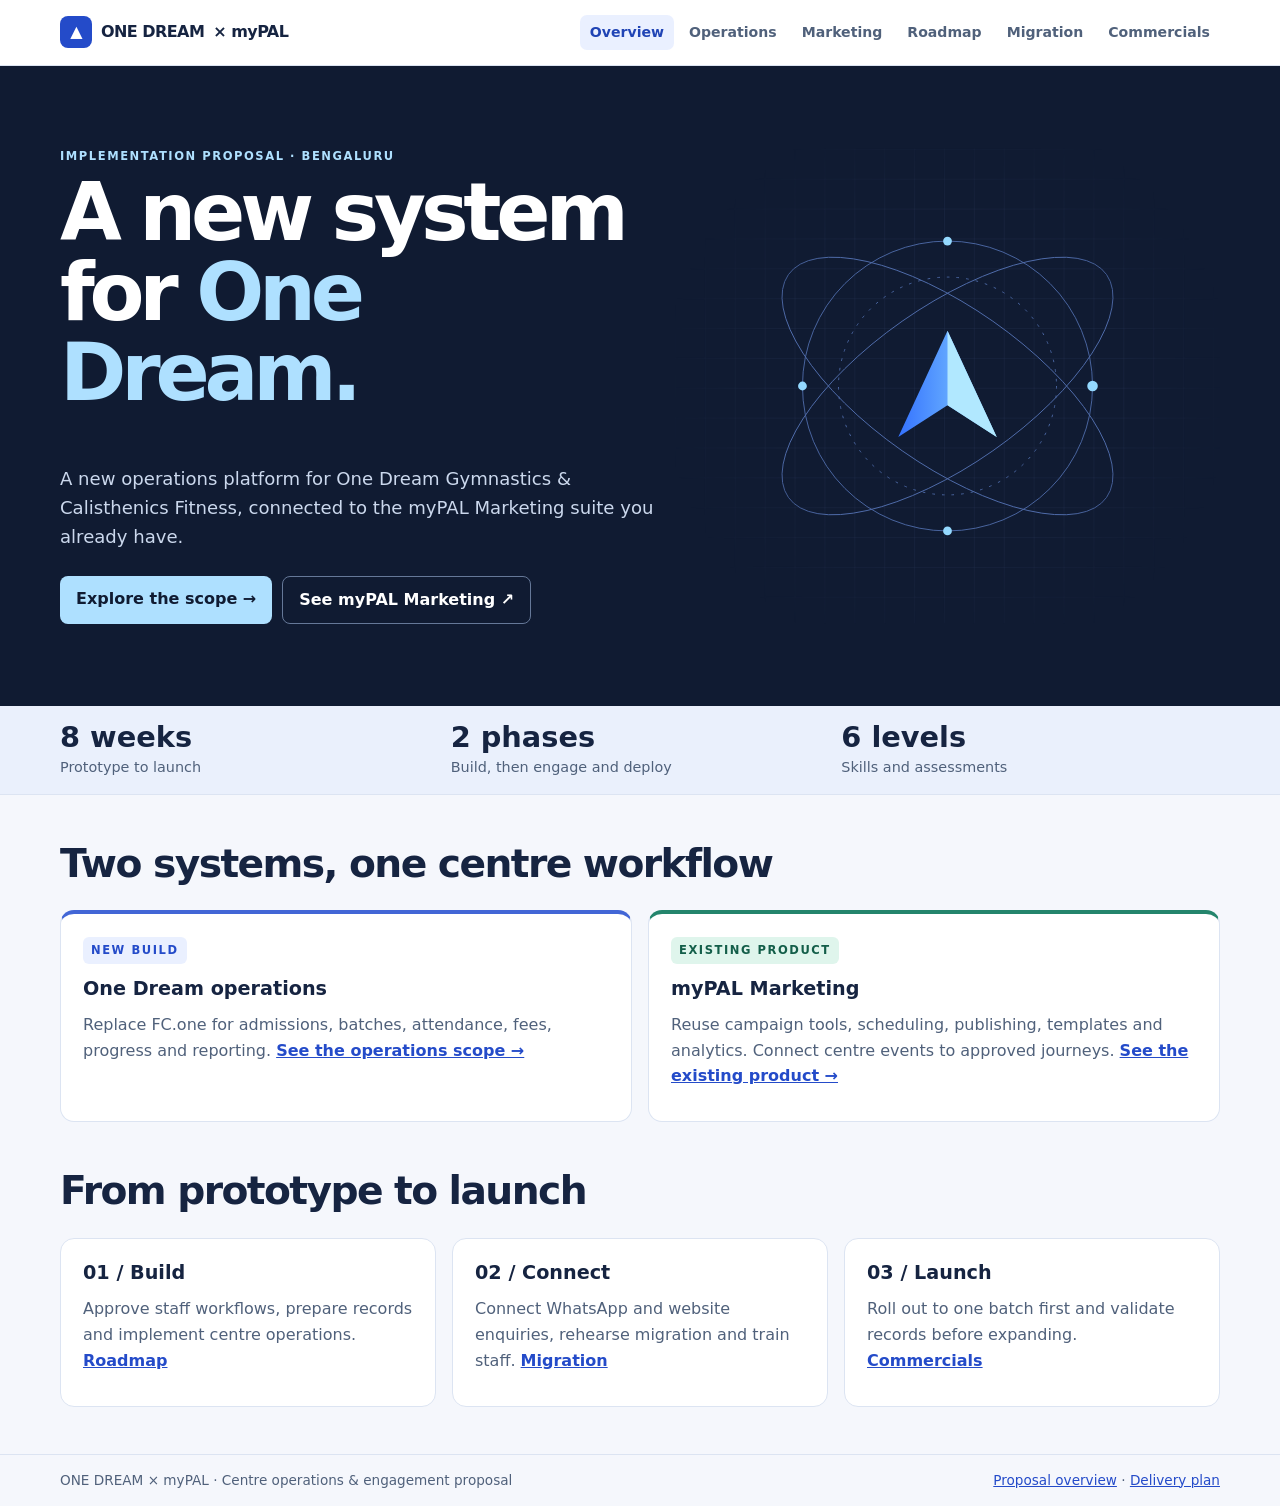
<file: index.html>
<!doctype html>
<html lang="en"><head><meta charset="utf-8"><meta name="viewport" content="width=device-width, initial-scale=1"><title>Overview | One Dream × myPAL</title><meta name="description" content="A new operations platform for One Dream Gymnastics &amp;amp; Calisthenics Fitness, connected to the myPAL Marketing suite you already have."><link rel="stylesheet" href="assets/site.css"></head>
<body><a class="skip" href="#main">Skip to content</a><header class="top"><div class="wrap bar"><a class="brand" href="index.html"><span class="mark" aria-hidden="true">▲</span> ONE DREAM <span>× myPAL</span></a><nav aria-label="Proposal"><a href="index.html" aria-current="page">Overview</a><a href="operations.html">Operations</a><a href="marketing.html">Marketing</a><a href="roadmap.html">Roadmap</a><a href="migration.html">Migration</a><a href="commercials.html">Commercials</a></nav></div></header>
<main id="main"><section class="hero home"><div class="wrap"><div><p class="eyebrow">Implementation proposal · Bengaluru</p><h1>A new system<br>for <em>One Dream.</em></h1><p>A new operations platform for One Dream Gymnastics &amp; Calisthenics Fitness, connected to the myPAL Marketing suite you already have.</p><div class="actions"><a class="button" href="operations.html">Explore the scope <span aria-hidden="true">→</span></a> <a class="button ghost" href="marketing.html">See myPAL Marketing ↗</a></div></div><img src="assets/orbit.svg" alt="" width="620" height="540"></div></section><div class="band"><div class="wrap stats"><div><strong>8 weeks</strong><span>Prototype to launch</span></div><div><strong>2 phases</strong><span>Build, then engage and deploy</span></div><div><strong>6 levels</strong><span>Skills and assessments</span></div></div></div><section class="section wrap"><h2>Two systems, one centre workflow</h2><div class="grid two"><article class="card build"><span class="tag ">New build</span><h3>One Dream operations</h3><p>Replace FC.one for admissions, batches, attendance, fees, progress and reporting. <a href="operations.html">See the operations scope →</a></p></article><article class="card mix"><span class="tag reuse">Existing product</span><h3>myPAL Marketing</h3><p>Reuse campaign tools, scheduling, publishing, templates and analytics. Connect centre events to approved journeys. <a href="marketing.html">See the existing product →</a></p></article></div></section><section class="section wrap"><h2>From prototype to launch</h2><div class="grid"><article class="card "><h3>01 / Build</h3><p>Approve staff workflows, prepare records and implement centre operations. <a href="roadmap.html">Roadmap</a></p></article><article class="card "><h3>02 / Connect</h3><p>Connect WhatsApp and website enquiries, rehearse migration and train staff. <a href="migration.html">Migration</a></p></article><article class="card "><h3>03 / Launch</h3><p>Roll out to one batch first and validate records before expanding. <a href="commercials.html">Commercials</a></p></article></div></section></main>
<footer><div class="wrap foot"><span>ONE DREAM × myPAL · Centre operations &amp; engagement proposal</span><span><a href="index.html">Proposal overview</a> · <a href="roadmap.html">Delivery plan</a></span></div></footer></body></html>
</file>
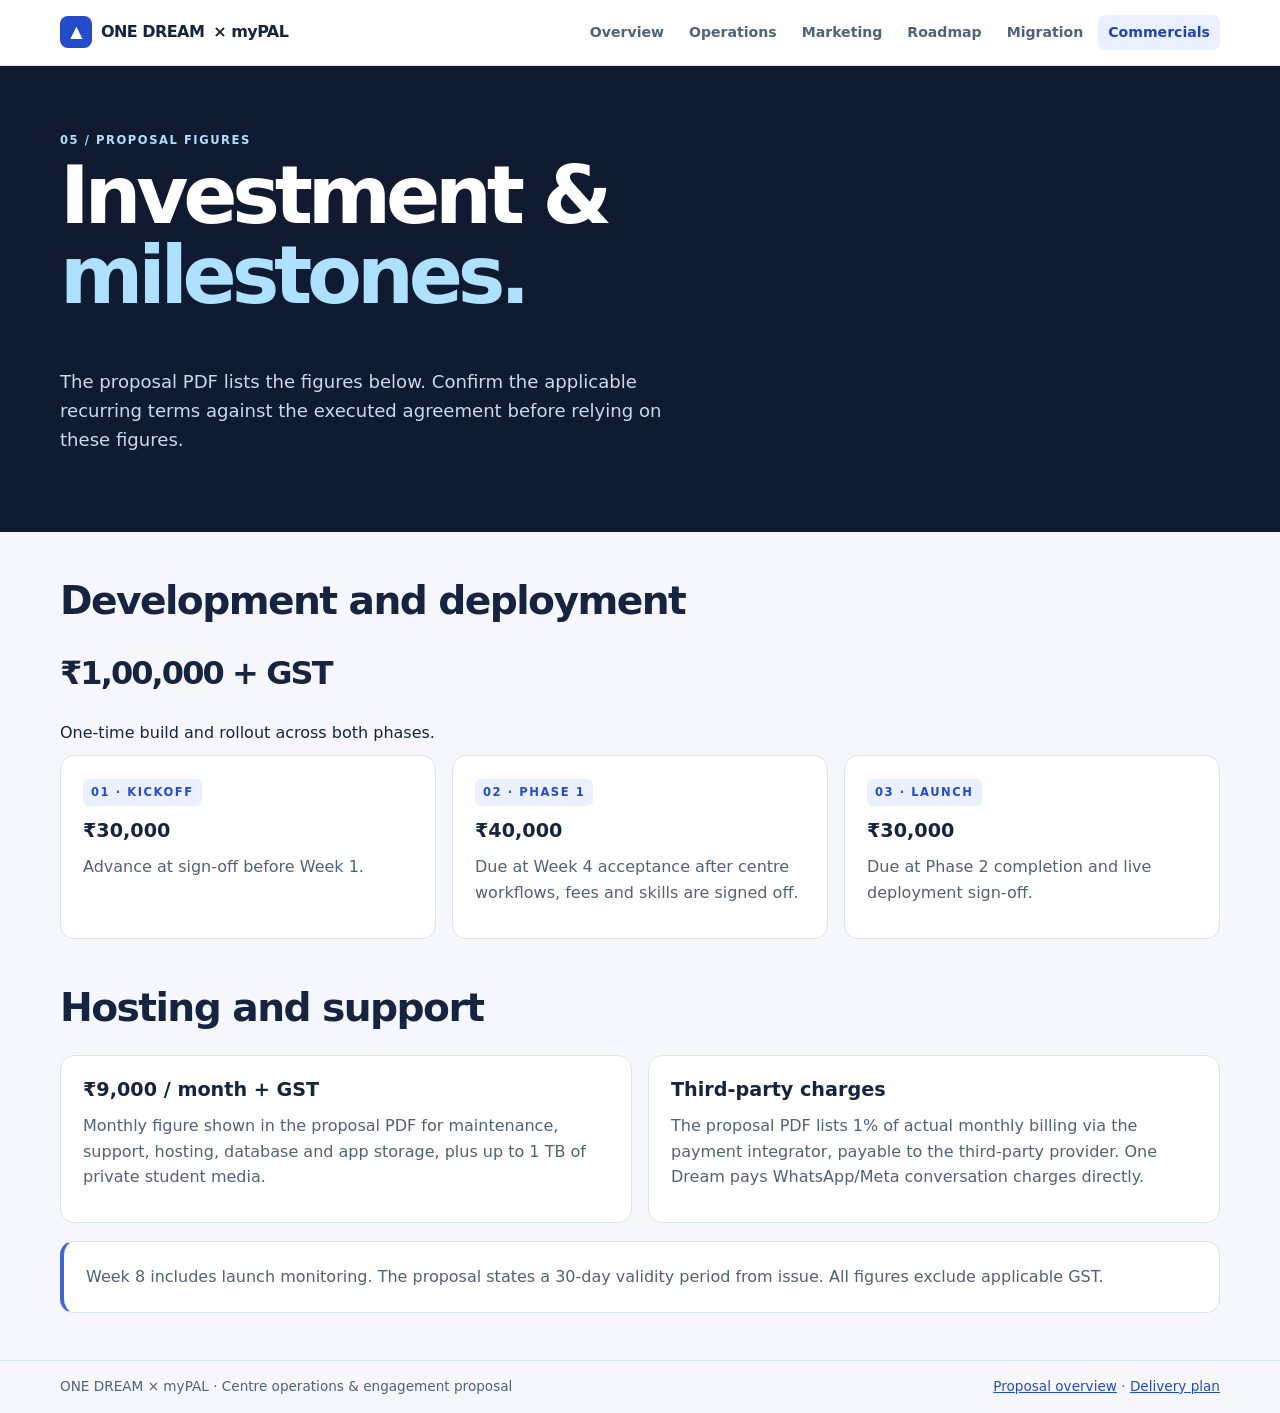
<file: commercials.html>
<!doctype html>
<html lang="en"><head><meta charset="utf-8"><meta name="viewport" content="width=device-width, initial-scale=1"><title>Commercials | One Dream × myPAL</title><meta name="description" content="The proposal PDF lists the figures below. Confirm the applicable recurring terms against the executed agreement before relying on these figures."><link rel="stylesheet" href="assets/site.css"></head>
<body><a class="skip" href="#main">Skip to content</a><header class="top"><div class="wrap bar"><a class="brand" href="index.html"><span class="mark" aria-hidden="true">▲</span> ONE DREAM <span>× myPAL</span></a><nav aria-label="Proposal"><a href="index.html">Overview</a><a href="operations.html">Operations</a><a href="marketing.html">Marketing</a><a href="roadmap.html">Roadmap</a><a href="migration.html">Migration</a><a href="commercials.html" aria-current="page">Commercials</a></nav></div></header>
<main id="main"><section class="hero "><div class="wrap"><div><p class="eyebrow">05 / Proposal figures</p><h1>Investment &amp; <em>milestones.</em></h1><p>The proposal PDF lists the figures below. Confirm the applicable recurring terms against the executed agreement before relying on these figures.</p></div></div></section><section class="section wrap"><h2>Development and deployment</h2><p class="price">₹1,00,000 + GST</p><p>One-time build and rollout across both phases.</p><div class="grid"><article class="card "><span class="tag ">01 · Kickoff</span><h3>₹30,000</h3><p>Advance at sign-off before Week 1.</p></article><article class="card "><span class="tag ">02 · Phase 1</span><h3>₹40,000</h3><p>Due at Week 4 acceptance after centre workflows, fees and skills are signed off.</p></article><article class="card "><span class="tag ">03 · Launch</span><h3>₹30,000</h3><p>Due at Phase 2 completion and live deployment sign-off.</p></article></div></section><section class="section wrap"><h2>Hosting and support</h2><div class="grid two"><article class="card "><h3>₹9,000 / month + GST</h3><p>Monthly figure shown in the proposal PDF for maintenance, support, hosting, database and app storage, plus up to 1 TB of private student media.</p></article><article class="card "><h3>Third-party charges</h3><p>The proposal PDF lists 1% of actual monthly billing via the payment integrator, payable to the third-party provider. One Dream pays WhatsApp/Meta conversation charges directly.</p></article></div><p class="note">Week 8 includes launch monitoring. The proposal states a 30-day validity period from issue. All figures exclude applicable GST.</p></section></main>
<footer><div class="wrap foot"><span>ONE DREAM × myPAL · Centre operations &amp; engagement proposal</span><span><a href="index.html">Proposal overview</a> · <a href="roadmap.html">Delivery plan</a></span></div></footer></body></html>
</file>
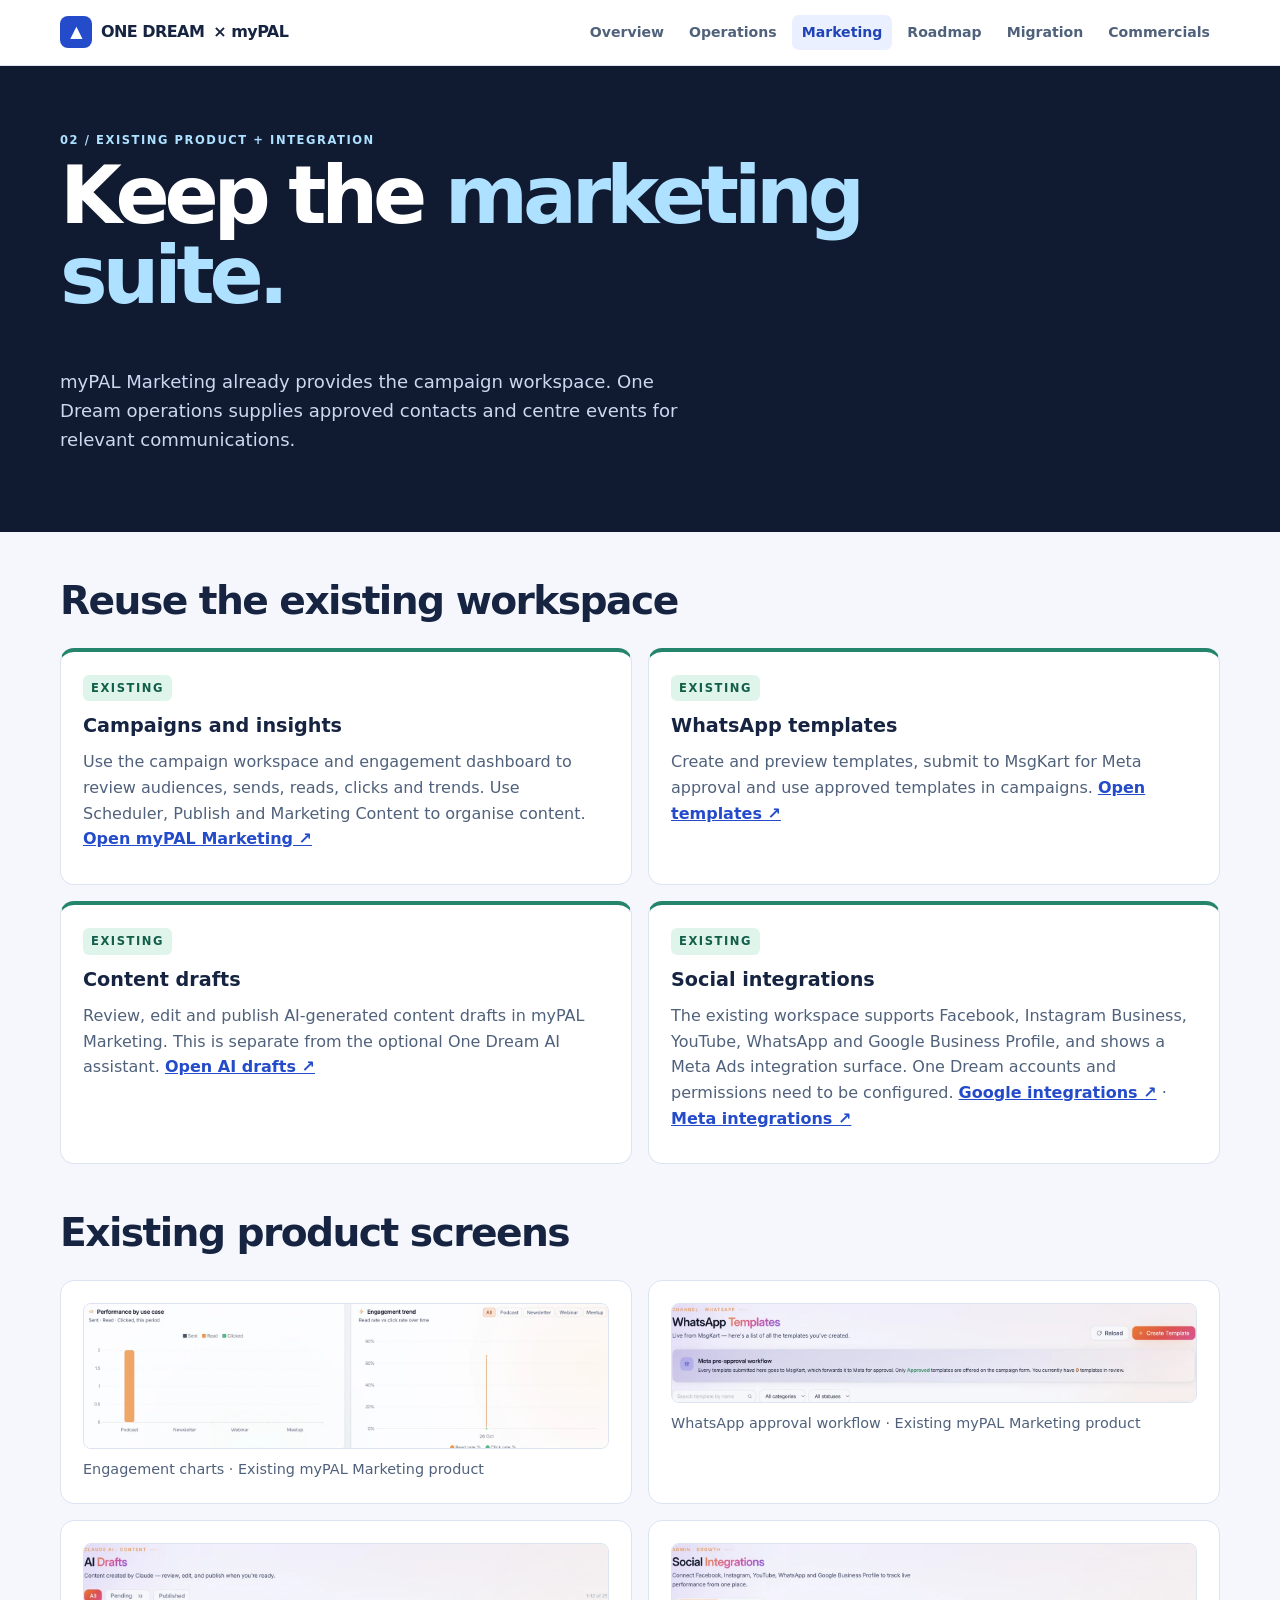
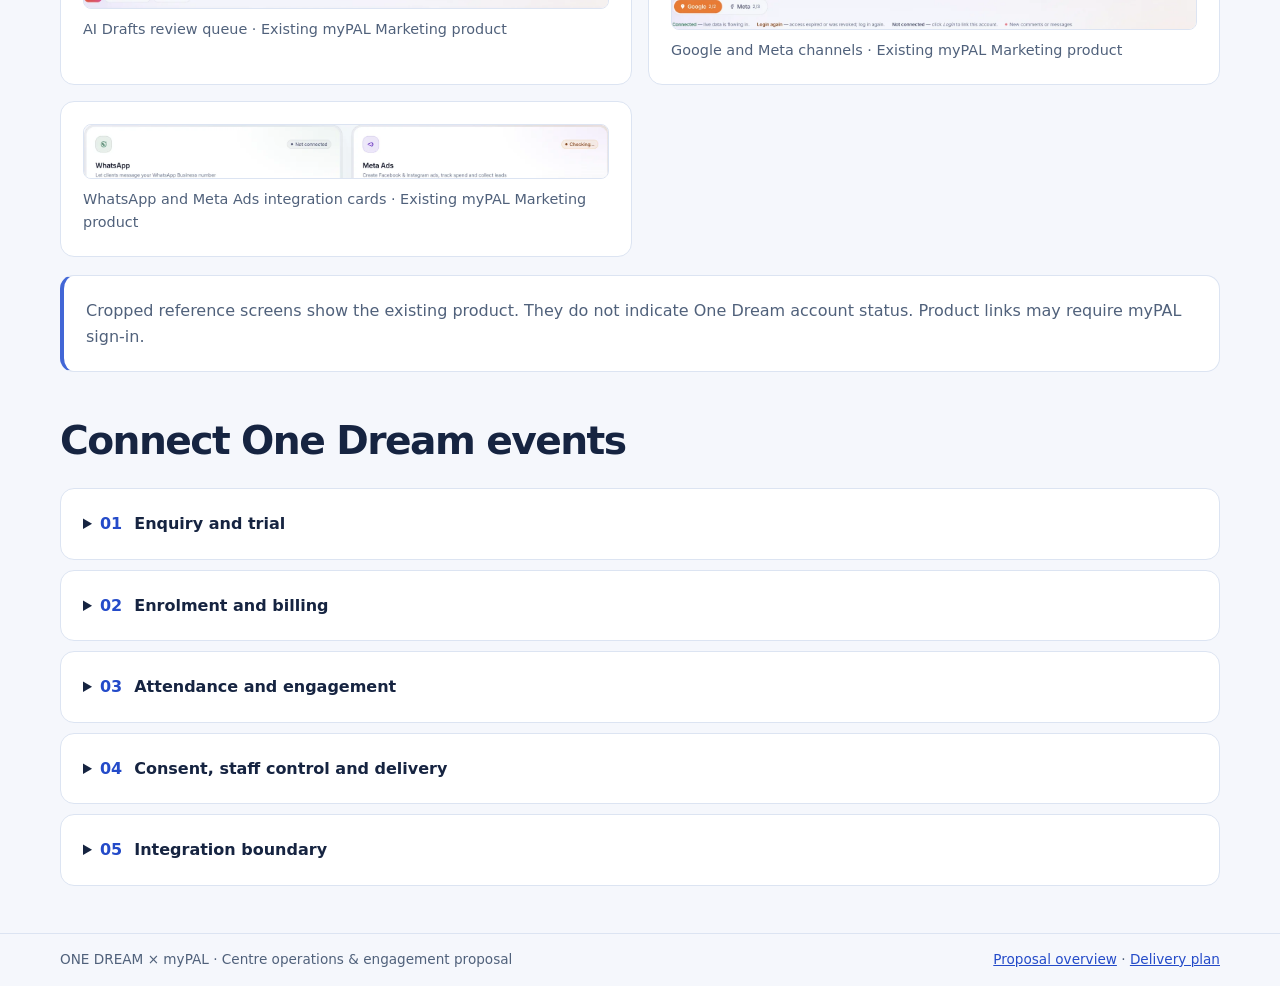
<file: marketing.html>
<!doctype html>
<html lang="en"><head><meta charset="utf-8"><meta name="viewport" content="width=device-width, initial-scale=1"><title>Marketing | One Dream × myPAL</title><meta name="description" content="myPAL Marketing already provides the campaign workspace. One Dream operations supplies approved contacts and centre events for relevant communications."><link rel="stylesheet" href="assets/site.css"></head>
<body><a class="skip" href="#main">Skip to content</a><header class="top"><div class="wrap bar"><a class="brand" href="index.html"><span class="mark" aria-hidden="true">▲</span> ONE DREAM <span>× myPAL</span></a><nav aria-label="Proposal"><a href="index.html">Overview</a><a href="operations.html">Operations</a><a href="marketing.html" aria-current="page">Marketing</a><a href="roadmap.html">Roadmap</a><a href="migration.html">Migration</a><a href="commercials.html">Commercials</a></nav></div></header>
<main id="main"><section class="hero "><div class="wrap"><div><p class="eyebrow">02 / Existing product + integration</p><h1>Keep the <em>marketing suite.</em></h1><p>myPAL Marketing already provides the campaign workspace. One Dream operations supplies approved contacts and centre events for relevant communications.</p></div></div></section><section class="section wrap"><h2>Reuse the existing workspace</h2><div class="grid two"><article class="card mix"><span class="tag reuse">Existing</span><h3>Campaigns and insights</h3><p>Use the campaign workspace and engagement dashboard to review audiences, sends, reads, clicks and trends. Use Scheduler, Publish and Marketing Content to organise content. <a href="https://dev.my-pal.in/mypal-marketing-ui/dashboard">Open myPAL Marketing ↗</a></p></article><article class="card mix"><span class="tag reuse">Existing</span><h3>WhatsApp templates</h3><p>Create and preview templates, submit to MsgKart for Meta approval and use approved templates in campaigns. <a href="https://dev.my-pal.in/mypal-marketing-ui/templates">Open templates ↗</a></p></article><article class="card mix"><span class="tag reuse">Existing</span><h3>Content drafts</h3><p>Review, edit and publish AI-generated content drafts in myPAL Marketing. This is separate from the optional One Dream AI assistant. <a href="https://dev.my-pal.in/mypal-marketing-ui/mcp/drafts">Open AI drafts ↗</a></p></article><article class="card mix"><span class="tag reuse">Existing</span><h3>Social integrations</h3><p>The existing workspace supports Facebook, Instagram Business, YouTube, WhatsApp and Google Business Profile, and shows a Meta Ads integration surface. One Dream accounts and permissions need to be configured. <a href="https://dev.my-pal.in/mypal-marketing-ui/integrations">Google integrations ↗</a> · <a href="https://dev.my-pal.in/mypal-marketing-ui/integrations?tab=meta">Meta integrations ↗</a></p></article></div></section><section class="section wrap"><h2>Existing product screens</h2><div class="gallery"><div class="grid two"><figure><img loading="lazy" src="assets/dashboard.webp" alt="Engagement charts"><figcaption>Engagement charts · Existing myPAL Marketing product</figcaption></figure><figure><img loading="lazy" src="assets/templates.webp" alt="WhatsApp approval workflow"><figcaption>WhatsApp approval workflow · Existing myPAL Marketing product</figcaption></figure><figure><img loading="lazy" src="assets/drafts.webp" alt="AI Drafts review queue"><figcaption>AI Drafts review queue · Existing myPAL Marketing product</figcaption></figure><figure><img loading="lazy" src="assets/google.webp" alt="Google and Meta channels"><figcaption>Google and Meta channels · Existing myPAL Marketing product</figcaption></figure><figure><img loading="lazy" src="assets/meta.webp" alt="WhatsApp and Meta Ads integration cards"><figcaption>WhatsApp and Meta Ads integration cards · Existing myPAL Marketing product</figcaption></figure></div></div><p class="note">Cropped reference screens show the existing product. They do not indicate One Dream account status. Product links may require myPAL sign-in.</p></section><section class="section wrap"><h2>Connect One Dream events</h2><div class="stack"><details><summary><span class="step">01</span>Enquiry and trial</summary><ul><li>Route website enquiries to the front desk. Acknowledge enquiries, confirm trials and send reminders. Stop follow-ups once the action is completed or the contact opts out.</li></ul></details><details><summary><span class="step">02</span>Enrolment and billing</summary><ul><li>Send enrolment and welcome messages, payment links and invoices, fee-due nudges and renewal reminders. Suppress collection reminders after payment.</li></ul></details><details><summary><span class="step">03</span>Attendance and engagement</summary><ul><li>Send optional absence follow-ups, batch and timetable changes, holiday notices, birthdays and progress milestones. Use opted-in audiences for offers, inactive-lead reactivation and new programme announcements.</li></ul></details><details><summary><span class="step">04</span>Consent, staff control and delivery</summary><ul><li>Dedicated One Dream WhatsApp Business API number and approved templates. Check opt-in, opt-out and sending hours; log sends and failures, allow staff overrides and flag delays and retry issues. Keep marketing consent distinct from media consent.</li></ul></details><details><summary><span class="step">05</span>Integration boundary</summary><ul><li>Use the proposed API layer to pass only fields needed to deliver approved journeys. Staff review and provider approval are required for activation. Instagram Auto DM and the One Dream AI assistant require separate scope agreement.</li></ul></details></div></section></main>
<footer><div class="wrap foot"><span>ONE DREAM × myPAL · Centre operations &amp; engagement proposal</span><span><a href="index.html">Proposal overview</a> · <a href="roadmap.html">Delivery plan</a></span></div></footer></body></html>
</file>
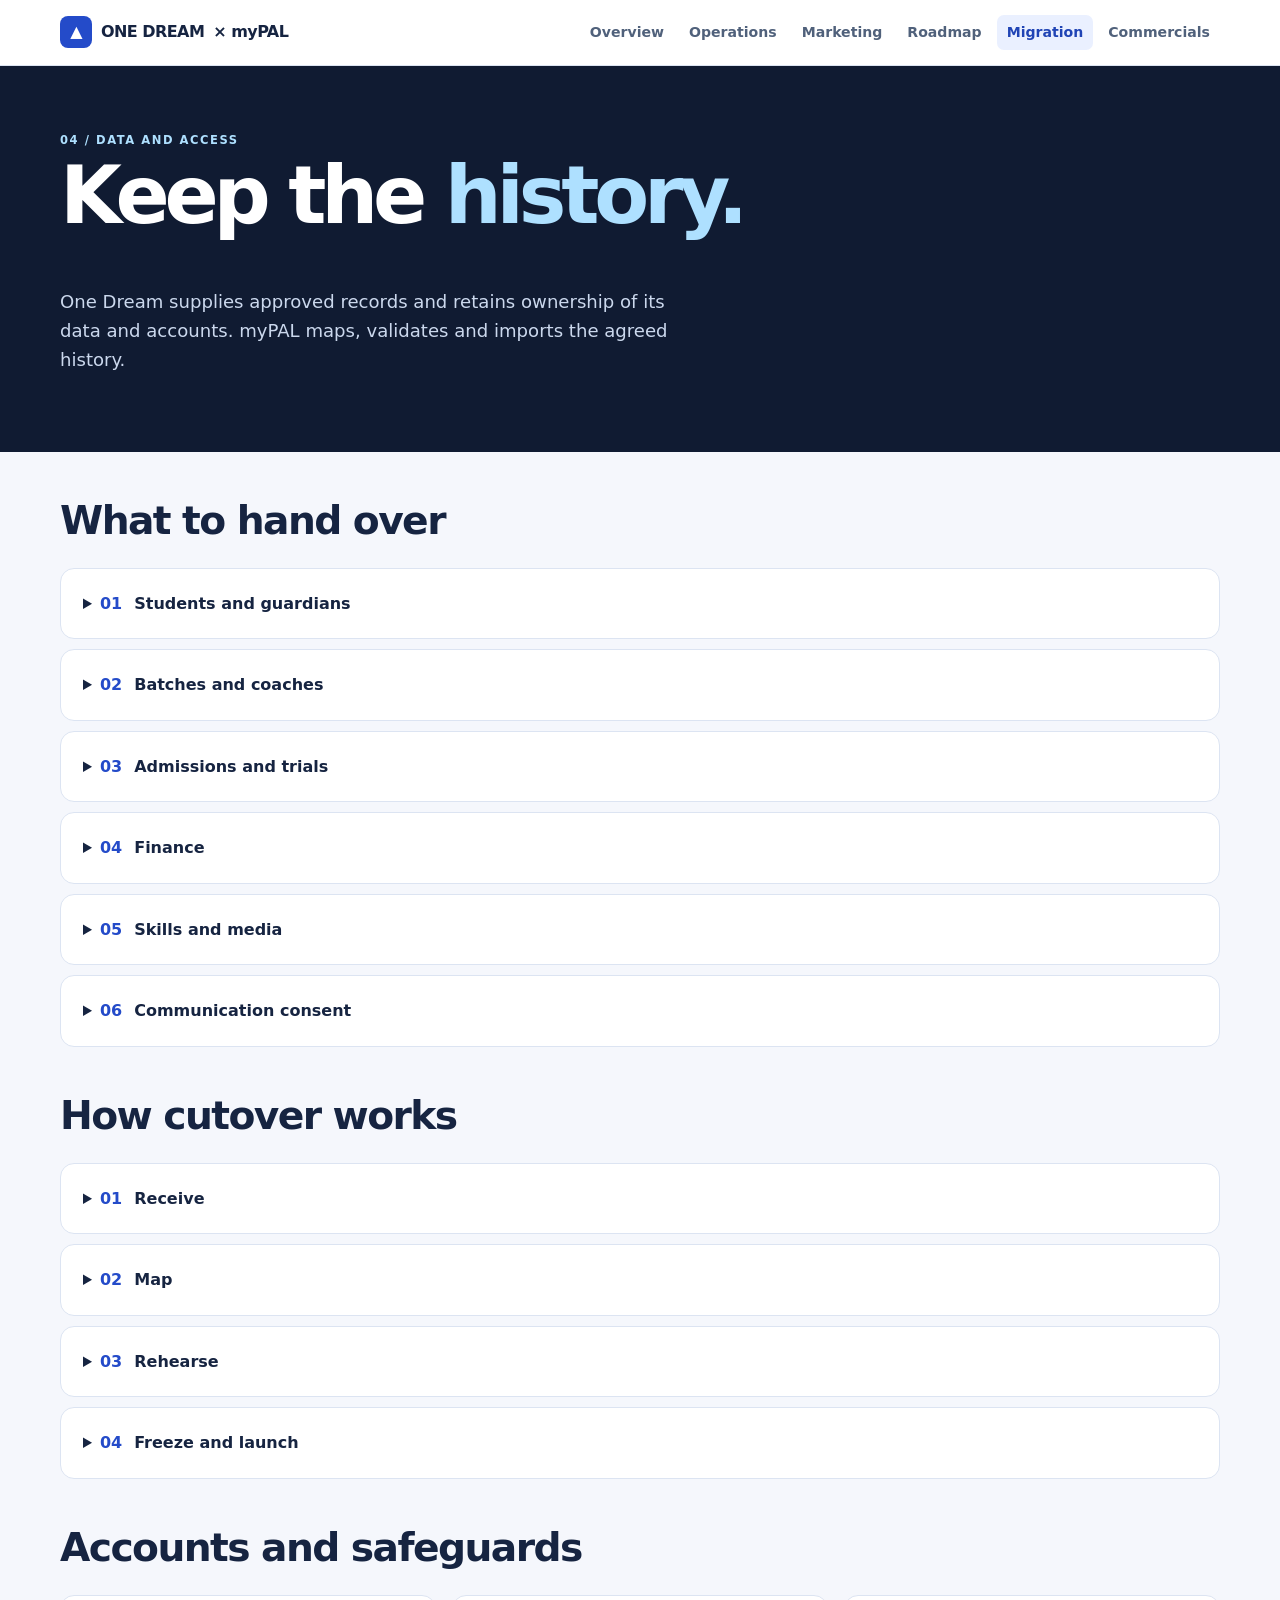
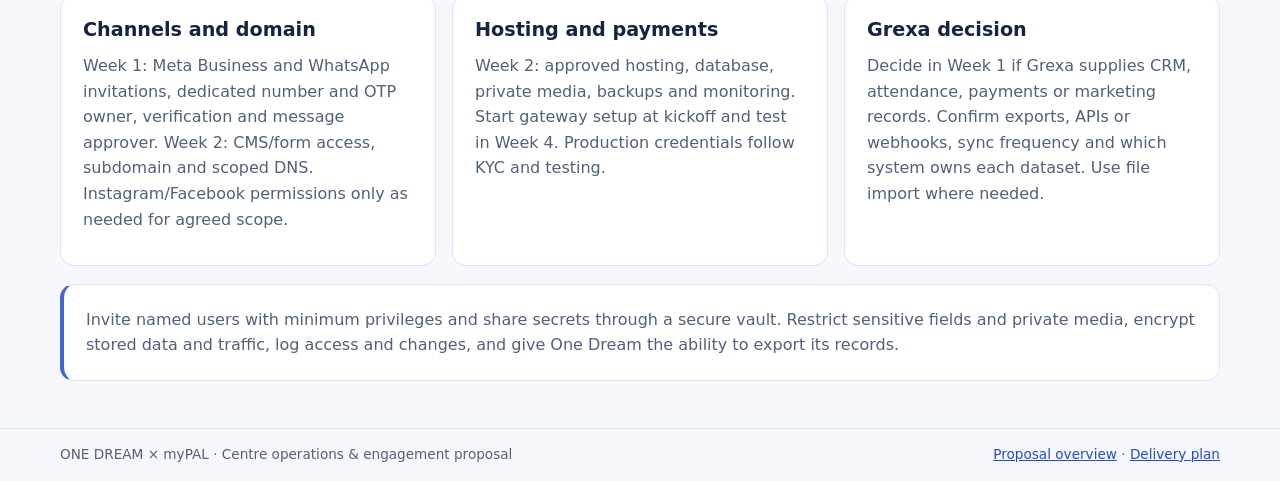
<file: migration.html>
<!doctype html>
<html lang="en"><head><meta charset="utf-8"><meta name="viewport" content="width=device-width, initial-scale=1"><title>Migration | One Dream × myPAL</title><meta name="description" content="One Dream supplies approved records and retains ownership of its data and accounts. myPAL maps, validates and imports the agreed history."><link rel="stylesheet" href="assets/site.css"></head>
<body><a class="skip" href="#main">Skip to content</a><header class="top"><div class="wrap bar"><a class="brand" href="index.html"><span class="mark" aria-hidden="true">▲</span> ONE DREAM <span>× myPAL</span></a><nav aria-label="Proposal"><a href="index.html">Overview</a><a href="operations.html">Operations</a><a href="marketing.html">Marketing</a><a href="roadmap.html">Roadmap</a><a href="migration.html" aria-current="page">Migration</a><a href="commercials.html">Commercials</a></nav></div></header>
<main id="main"><section class="hero "><div class="wrap"><div><p class="eyebrow">04 / Data and access</p><h1>Keep the <em>history.</em></h1><p>One Dream supplies approved records and retains ownership of its data and accounts. myPAL maps, validates and imports the agreed history.</p></div></div></section><section class="section wrap"><h2>What to hand over</h2><div class="stack"><details><summary><span class="step">01</span>Students and guardians</summary><ul><li>IDs, birth dates, programme, level and enrolment status; guardian links, contacts and emergency details. Separate medical, allergy and injury notes into restricted fields.</li></ul></details><details><summary><span class="step">02</span>Batches and coaches</summary><ul><li>IDs, timetable, capacity, coach assignments, coach type, shifts and available attendance history.</li></ul></details><details><summary><span class="step">03</span>Admissions and trials</summary><ul><li>Lead source, enquiry date, contact, trial date and outcome, follow-up status and staff owner.</li></ul></details><details><summary><span class="step">04</span>Finance</summary><ul><li>Plans, invoices, receipts, payment amounts and dates, dues and opening balances, renewal dates, waivers and refunds.</li></ul></details><details><summary><span class="step">05</span>Skills and media</summary><ul><li>Six levels of checklists, assessment criteria, achievements, dates, coach notes, approved media and media consent.</li></ul></details><details><summary><span class="step">06</span>Communication consent</summary><ul><li>Contact and channel, consent evidence, preferences and opt-outs.</li></ul></details></div></section><section class="section wrap"><h2>How cutover works</h2><div class="stack"><details><summary><span class="step">01</span>Receive</summary><ul><li>Agree the archive period and receive centre exports securely by Week 2. Use agreed opening-record templates when exports are unavailable.</li></ul></details><details><summary><span class="step">02</span>Map</summary><ul><li>Deduplicate contacts without merging siblings. Map records, flag missing fields and agree import exceptions.</li></ul></details><details><summary><span class="step">03</span>Rehearse</summary><ul><li>Import to staging and reconcile student counts, batches, dues and historical totals. Test backups and exports.</li></ul></details><details><summary><span class="step">04</span>Freeze and launch</summary><ul><li>Back up legacy data, freeze edits, import final changes, validate with finance and obtain sign-off before broader rollout. Retain legacy access until migration and archive retention are approved.</li></ul></details></div></section><section class="section wrap"><h2>Accounts and safeguards</h2><div class="grid"><article class="card "><h3>Channels and domain</h3><p>Week 1: Meta Business and WhatsApp invitations, dedicated number and OTP owner, verification and message approver. Week 2: CMS/form access, subdomain and scoped DNS. Instagram/Facebook permissions only as needed for agreed scope.</p></article><article class="card "><h3>Hosting and payments</h3><p>Week 2: approved hosting, database, private media, backups and monitoring. Start gateway setup at kickoff and test in Week 4. Production credentials follow KYC and testing.</p></article><article class="card "><h3>Grexa decision</h3><p>Decide in Week 1 if Grexa supplies CRM, attendance, payments or marketing records. Confirm exports, APIs or webhooks, sync frequency and which system owns each dataset. Use file import where needed.</p></article></div><p class="note">Invite named users with minimum privileges and share secrets through a secure vault. Restrict sensitive fields and private media, encrypt stored data and traffic, log access and changes, and give One Dream the ability to export its records.</p></section></main>
<footer><div class="wrap foot"><span>ONE DREAM × myPAL · Centre operations &amp; engagement proposal</span><span><a href="index.html">Proposal overview</a> · <a href="roadmap.html">Delivery plan</a></span></div></footer></body></html>
</file>
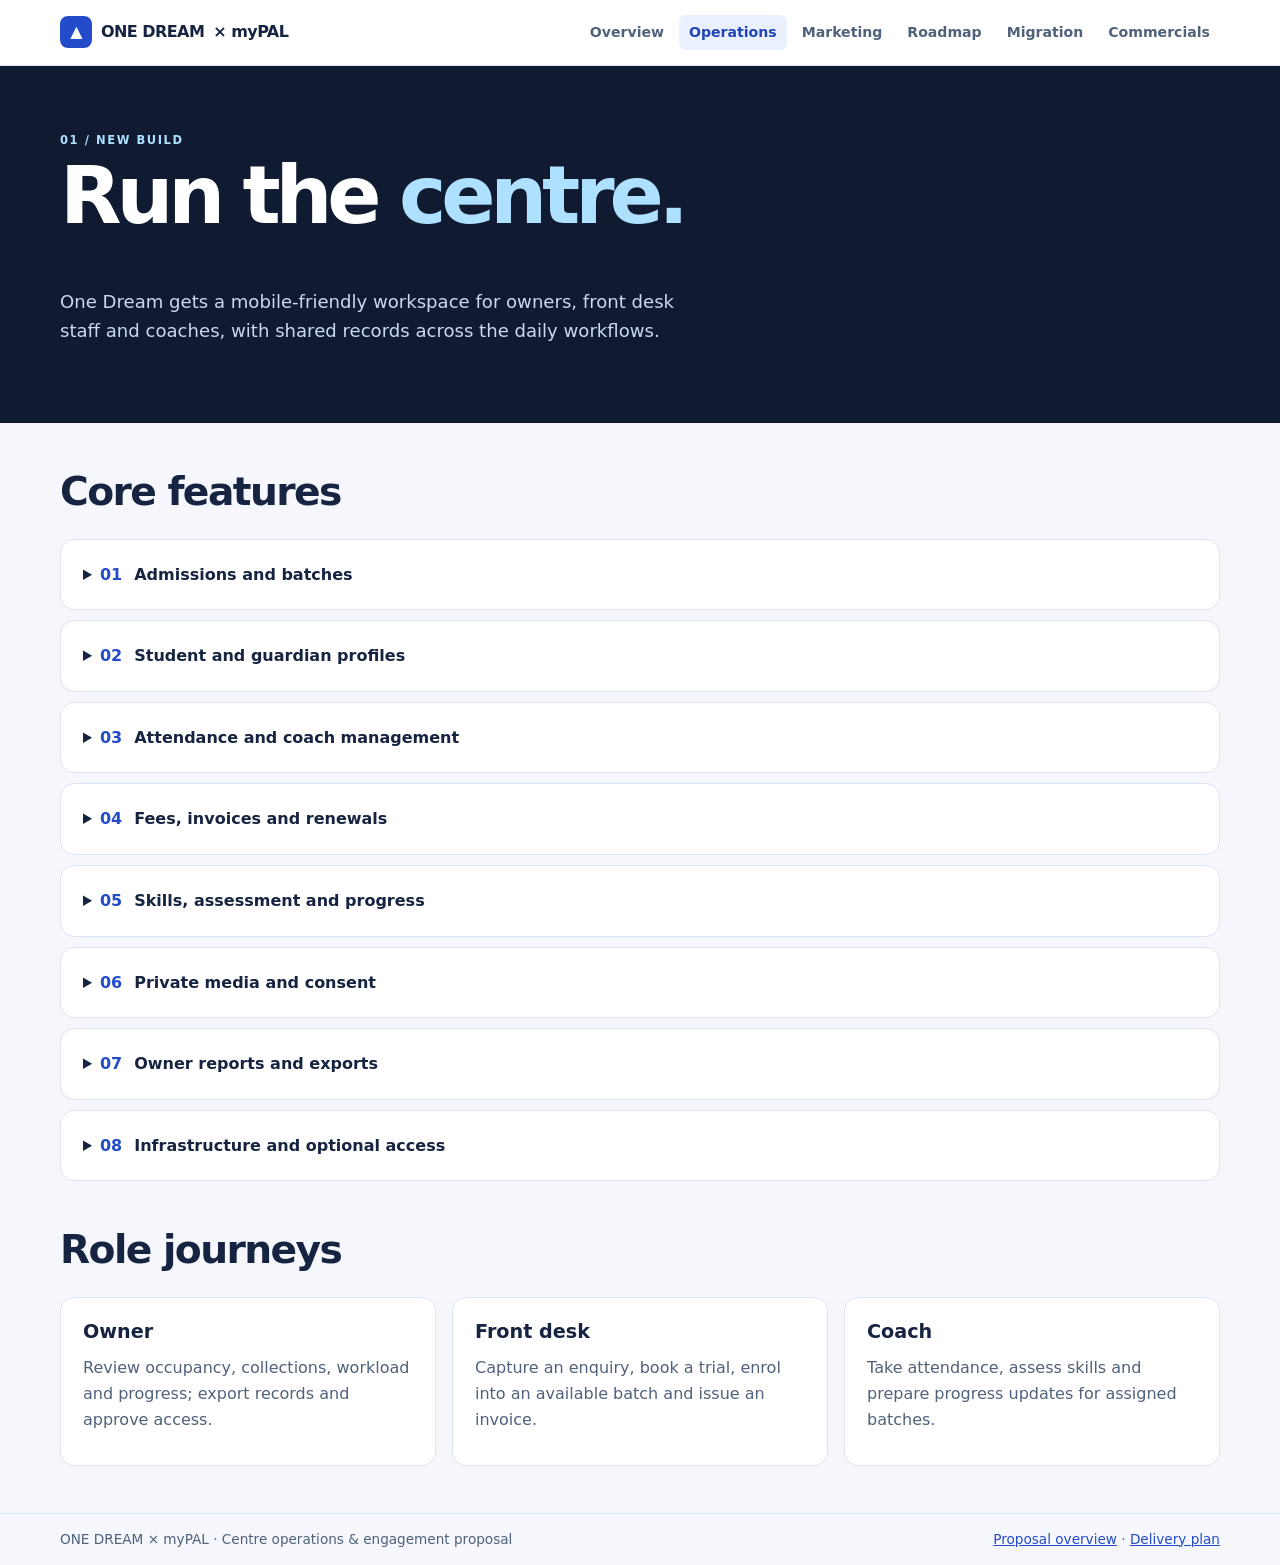
<file: operations.html>
<!doctype html>
<html lang="en"><head><meta charset="utf-8"><meta name="viewport" content="width=device-width, initial-scale=1"><title>Operations | One Dream × myPAL</title><meta name="description" content="One Dream gets a mobile-friendly workspace for owners, front desk staff and coaches, with shared records across the daily workflows."><link rel="stylesheet" href="assets/site.css"></head>
<body><a class="skip" href="#main">Skip to content</a><header class="top"><div class="wrap bar"><a class="brand" href="index.html"><span class="mark" aria-hidden="true">▲</span> ONE DREAM <span>× myPAL</span></a><nav aria-label="Proposal"><a href="index.html">Overview</a><a href="operations.html" aria-current="page">Operations</a><a href="marketing.html">Marketing</a><a href="roadmap.html">Roadmap</a><a href="migration.html">Migration</a><a href="commercials.html">Commercials</a></nav></div></header>
<main id="main"><section class="hero "><div class="wrap"><div><p class="eyebrow">01 / New build</p><h1>Run the <em>centre.</em></h1><p>One Dream gets a mobile-friendly workspace for owners, front desk staff and coaches, with shared records across the daily workflows.</p></div></div></section><section class="section wrap"><h2>Core features</h2><div class="stack"><details><summary><span class="step">01</span>Admissions and batches</summary><ul><li>Record walk-ins, phone calls, website enquiries, WhatsApp and campaign leads. Assign follow-ups and book trials; record outcomes and convert to enrolment.</li><li>Choose programme and level, assign coach and batch, track total, occupied and open seats, enforce capacity and manage waitlists, transfers, holds, renewals and exits.</li><li>Support weekday and weekend schedules for children’s and adult gymnastics, calisthenics, personal training, ADHD-focused development training and fitness or weight-loss programmes.</li></ul></details><details><summary><span class="step">02</span>Student and guardian profiles</summary><ul><li>Photo, name, date of birth, gender, address, contacts, emergency contacts and guardian relationships; link siblings to the same guardian without merging students.</li><li>Show enrolment, programme, level, batch, coach, fee and renewal status, history and staff notes. Restrict medical conditions, allergies, injury notes and consent forms to authorised roles.</li></ul></details><details><summary><span class="step">03</span>Attendance and coach management</summary><ul><li>Mark Present, Absent, Late, Leave or Trial. Filter by student, batch, programme and month; flag repeated absence and low attendance.</li><li>Track coach attendance, assigned batches, shifts, leave, working hours and full-time or part-time status. Limit coaches to assigned batches and audit approved corrections.</li></ul></details><details><summary><span class="step">04</span>Fees, invoices and renewals</summary><ul><li>Configure programme, duration and session pricing: monthly, quarterly, half-yearly, yearly, personal training and single session. Set admission fees and GST.</li><li>Generate invoices, payment links and receipts; track paid, partial, overdue, refunded and waived records. Calculate expiry and renewal dates and handle gateway callbacks and retries without duplicate credits.</li></ul></details><details><summary><span class="step">05</span>Skills, assessment and progress</summary><ul><li>Basic 1–2, Intermediate 1–2 and Advanced 1–2: categories, prerequisites, coach notes and demonstrations. Initial exercises include jumps, planks, pencil hold, back bend, candle stand hold, handstand, front split, back roll and front/back roll splits.</li><li>Record Not started, In progress, Practising, Achieved and Needs improvement. Capture assessment dates and feedback; show a skills matrix, progress percentage and coach-led promotion recommendations.</li></ul></details><details><summary><span class="step">06</span>Private media and consent</summary><ul><li>Upload and tag photos or videos by student, batch, event or skill. Keep private student media separate from approved marketing assets. Enforce parent consent, role visibility and publication approval.</li></ul></details><details><summary><span class="step">07</span>Owner reports and exports</summary><ul><li>Active students, admissions, occupancy and waitlists; attendance by student, batch, programme and coach; coach workload; collections, dues, balances, renewals and revenue by programme.</li><li>Report skill progress by level and coach, enquiry-to-trial-to-enrolment conversion, campaign performance and reminder outcomes. Export operational reports as Excel or PDF.</li></ul></details><details><summary><span class="step">08</span>Infrastructure and optional access</summary><ul><li>Staging and production, database, secure private media, consent records, role permissions, audit logs, backups and restore, and an API layer for integrations.</li><li>A parent/student portal requires separate agreement. If approved, guardians see only their own student’s attendance, fees, progress, approved media and notices. WhatsApp updates are the baseline.</li></ul></details></div></section><section class="section wrap"><h2>Role journeys</h2><div class="grid"><article class="card "><h3>Owner</h3><p>Review occupancy, collections, workload and progress; export records and approve access.</p></article><article class="card "><h3>Front desk</h3><p>Capture an enquiry, book a trial, enrol into an available batch and issue an invoice.</p></article><article class="card "><h3>Coach</h3><p>Take attendance, assess skills and prepare progress updates for assigned batches.</p></article></div></section></main>
<footer><div class="wrap foot"><span>ONE DREAM × myPAL · Centre operations &amp; engagement proposal</span><span><a href="index.html">Proposal overview</a> · <a href="roadmap.html">Delivery plan</a></span></div></footer></body></html>
</file>
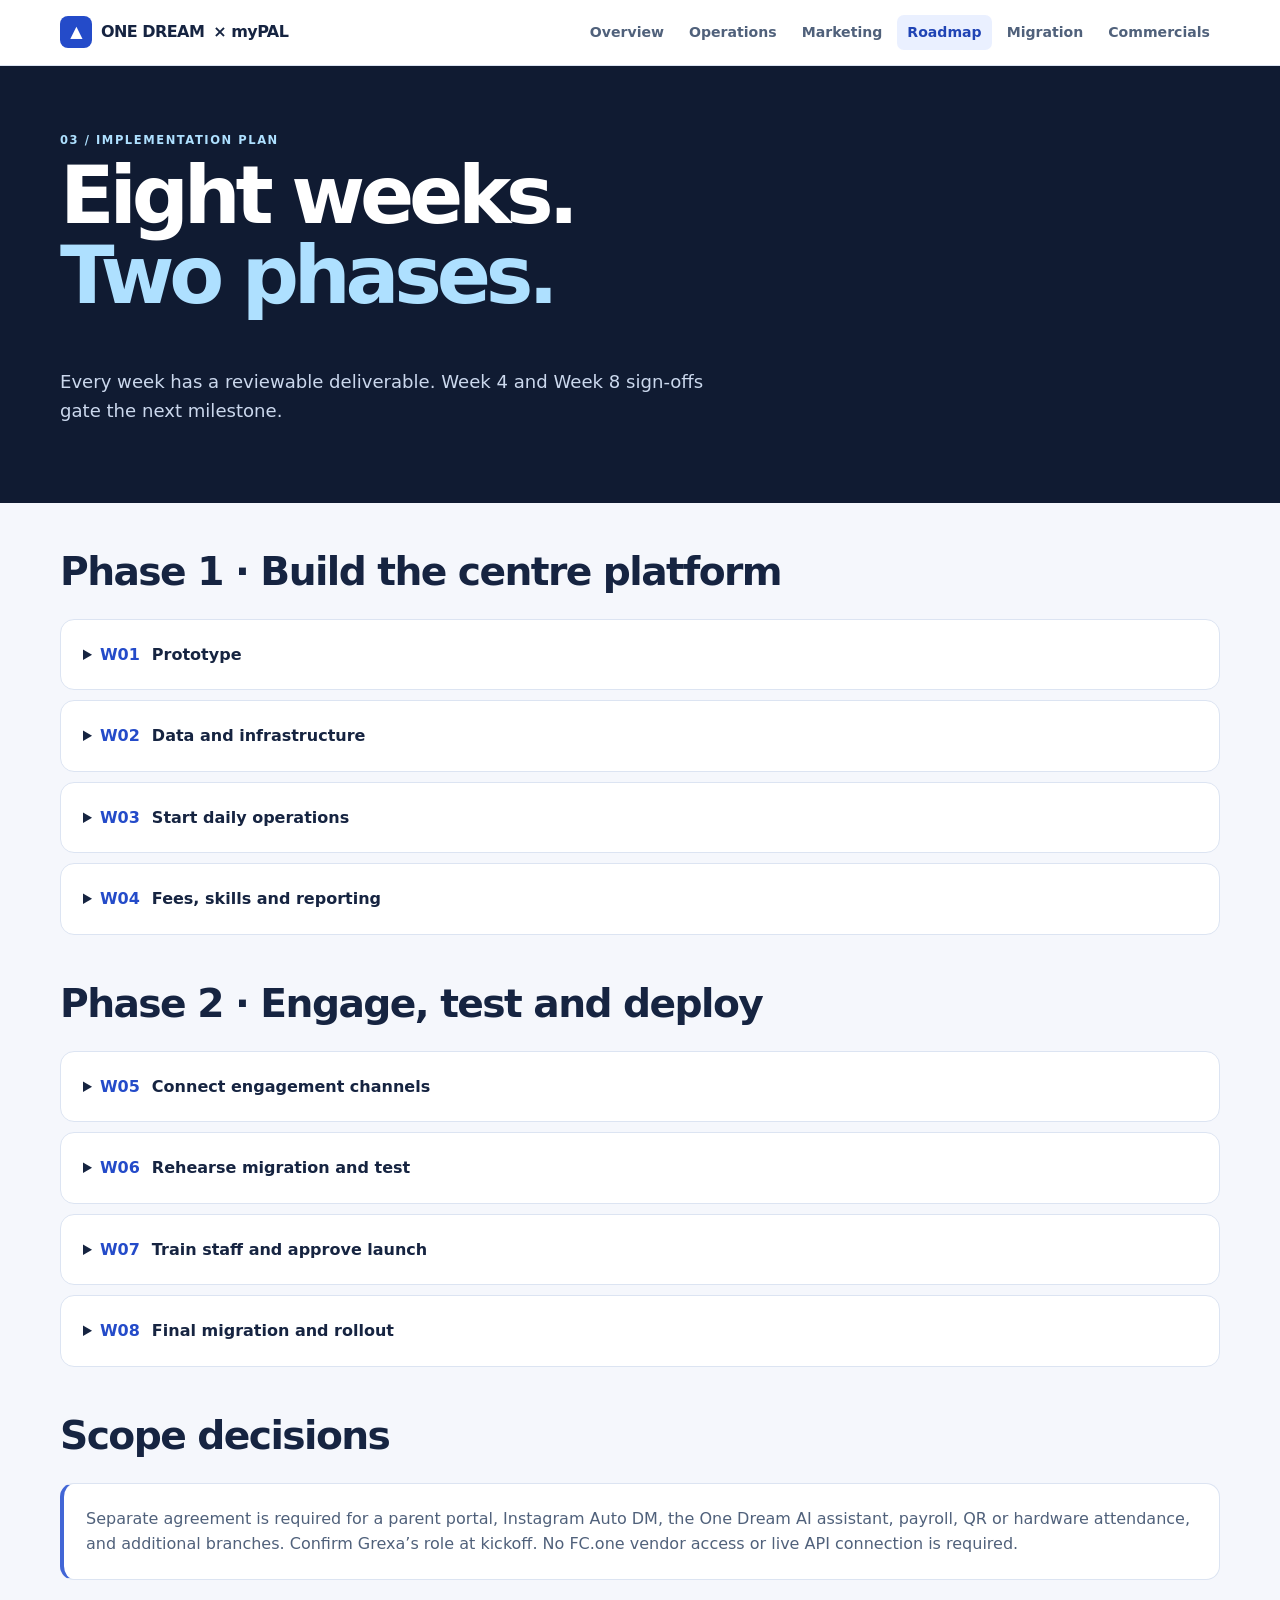
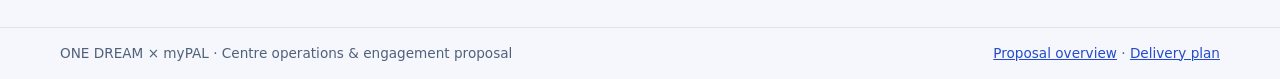
<file: roadmap.html>
<!doctype html>
<html lang="en"><head><meta charset="utf-8"><meta name="viewport" content="width=device-width, initial-scale=1"><title>Roadmap | One Dream × myPAL</title><meta name="description" content="Every week has a reviewable deliverable. Week 4 and Week 8 sign-offs gate the next milestone."><link rel="stylesheet" href="assets/site.css"></head>
<body><a class="skip" href="#main">Skip to content</a><header class="top"><div class="wrap bar"><a class="brand" href="index.html"><span class="mark" aria-hidden="true">▲</span> ONE DREAM <span>× myPAL</span></a><nav aria-label="Proposal"><a href="index.html">Overview</a><a href="operations.html">Operations</a><a href="marketing.html">Marketing</a><a href="roadmap.html" aria-current="page">Roadmap</a><a href="migration.html">Migration</a><a href="commercials.html">Commercials</a></nav></div></header>
<main id="main"><section class="hero "><div class="wrap"><div><p class="eyebrow">03 / Implementation plan</p><h1>Eight weeks.<br><em>Two phases.</em></h1><p>Every week has a reviewable deliverable. Week 4 and Week 8 sign-offs gate the next milestone.</p></div></div></section><section class="section wrap"><h2>Phase 1 · Build the centre platform</h2><div class="stack"><details><summary><span class="step">W01</span>Prototype</summary><p><strong>Build:</strong> Clickable owner, front desk and coach journeys from enquiry to enrolment, attendance, fee status, progress and engagement. Use sample records and simulated payments and messages.</p><p><strong>One Dream provides:</strong> Brand assets, workflow walkthrough, approver, current forms and representative data. Confirm attendance method and optional portal.</p><p><strong>Acceptance:</strong> Users complete agreed journeys and approve navigation, fields, statuses and permissions.</p></details><details><summary><span class="step">W02</span>Data and infrastructure</summary><p><strong>Build:</strong> Set up staging and production foundations, profile and roster imports, roles, audit logs, private media, backups and API layer.</p><p><strong>One Dream provides:</strong> Source exports, timetable, fee rules, consent records, opening balances and named data owner.</p><p><strong>Acceptance:</strong> Counts reconcile, siblings stay distinct, and exceptions, mappings and visibility are approved.</p></details><details><summary><span class="step">W03</span>Start daily operations</summary><p><strong>Build:</strong> Build enquiry, trial, enrolment, capacity, waitlist, batch moves, holds, exits and student and coach attendance.</p><p><strong>One Dream provides:</strong> Confirm batch capacities, coach assignments and attendance correction rules.</p><p><strong>Acceptance:</strong> Trial conversion respects capacity; coaches see assigned batches; attendance corrections are auditable.</p></details><details><summary><span class="step">W04</span>Fees, skills and reporting</summary><p><strong>Build:</strong> Implement financial workflows, six training levels, private media and Excel/PDF reporting.</p><p><strong>One Dream provides:</strong> Approved fees and tax rules, finance reviewer, sandbox access, curriculum and media consent.</p><p><strong>Acceptance:</strong> Payment tests credit invoices once; balances and renewals reconcile; coaches produce a parent-ready report. Week 4 sign-off.</p></details></div></section><section class="section wrap"><h2>Phase 2 · Engage, test and deploy</h2><div class="stack"><details><summary><span class="step">W05</span>Connect engagement channels</summary><p><strong>Build:</strong> Connect WhatsApp and website capture; configure approved journeys, staff queues and overrides.</p><p><strong>One Dream provides:</strong> Meta invitations, number and OTP owner, message text, opt-ins, sending hours and escalation contacts.</p><p><strong>Acceptance:</strong> Enquiries reach staff; messages use correct context; opt-outs and completed actions suppress reminders.</p></details><details><summary><span class="step">W06</span>Rehearse migration and test</summary><p><strong>Build:</strong> Full staging import, data reconciliation, payment/message retries, duplicates, permissions, exports and restore.</p><p><strong>One Dream provides:</strong> Named reviewers, corrected exceptions, expected test results and approved master data source.</p><p><strong>Acceptance:</strong> Enrolment, payments, absence and progress journeys pass. Resolve reconciliation issues; failures create staff tasks.</p></details><details><summary><span class="step">W07</span>Train staff and approve launch</summary><p><strong>Build:</strong> Train owner, front desk, coaches and parents if included. Close critical issues and document recovery, escalation and cutover.</p><p><strong>One Dream provides:</strong> Staff attendance, consolidated feedback, sign-off owner, freeze window and fallback approval.</p><p><strong>Acceptance:</strong> Named staff complete realistic tasks; confirm records, billing, access and message behaviour.</p></details><details><summary><span class="step">W08</span>Final migration and rollout</summary><p><strong>Build:</strong> Back up legacy records, import the final changes, start with one batch, then expand after checks. Monitor attendance, payments, message failures and support queries.</p><p><strong>One Dream provides:</strong> Final exports, operational champion, finance validation and launch approval.</p><p><strong>Acceptance:</strong> Live workflows pass, records agree, and handover includes account access, admin docs, restore instructions, known limits, support and improvement backlog.</p></details></div></section><section class="section wrap"><h2>Scope decisions</h2><p class="note">Separate agreement is required for a parent portal, Instagram Auto DM, the One Dream AI assistant, payroll, QR or hardware attendance, and additional branches. Confirm Grexa’s role at kickoff. No FC.one vendor access or live API connection is required.</p></section></main>
<footer><div class="wrap foot"><span>ONE DREAM × myPAL · Centre operations &amp; engagement proposal</span><span><a href="index.html">Proposal overview</a> · <a href="roadmap.html">Delivery plan</a></span></div></footer></body></html>
</file>
<file: assets/site.css>
:root{--navy:#101b32;--ink:#162441;--blue:#244bc9;--paper:#f5f7fc;--line:#dce4f2;--muted:#50617b;--ice:#aee0ff}*{box-sizing:border-box}body{margin:0;background:var(--paper);color:var(--ink);font:16px/1.6 system-ui,sans-serif}a{color:var(--blue)}a:focus-visible,summary:focus-visible{outline:3px solid #5483ff;outline-offset:5px}.wrap{width:min(1160px,calc(100% - 42px));margin:auto}.top{background:#fff;border-bottom:1px solid var(--line)}.bar,.foot{display:flex;align-items:center;justify-content:space-between;gap:20px;flex-wrap:wrap;padding:15px 0}.brand{text-decoration:none;font-weight:900;letter-spacing:-.035em;color:var(--ink);display:flex;align-items:center;gap:9px}.mark{background:var(--blue);color:white;display:grid;place-items:center;width:32px;height:32px;border-radius:8px}nav{display:flex;flex-wrap:wrap;gap:5px}nav a{color:var(--muted);font-weight:650;font-size:.88rem;text-decoration:none;padding:6px 10px;border-radius:7px}nav a:hover,nav a[aria-current]{background:#eaf0ff;color:#2044b5}.hero{background:var(--navy);color:#fff;overflow:hidden}.hero .wrap{padding:65px 0}.hero.home .wrap{display:grid;grid-template-columns:1.13fr 1fr;align-items:center;padding:50px 0}.hero img{width:100%;display:block;mask-image:radial-gradient(ellipse,#000 45%,transparent 74%)}h1,h2,h3,p{margin:0 0 .65em}h1{font-size:clamp(2.6rem,7vw,5rem);line-height:1;letter-spacing:-.065em;max-width:850px}h1 em{font-style:normal;color:var(--ice)}h2{font-size:clamp(1.65rem,4vw,2.45rem);line-height:1.1;letter-spacing:-.04em}h3{line-height:1.2;font-size:1.2rem}.hero p:not(.eyebrow){color:#cbd8ed;max-width:650px;font-size:1.13rem}.eyebrow,.tag,.num{font-weight:850;letter-spacing:.135em;text-transform:uppercase;font-size:.72rem;color:var(--blue)}.hero .eyebrow{color:var(--ice)}.actions{display:flex;gap:10px;flex-wrap:wrap;margin-top:24px}.button{padding:10px 16px;border-radius:8px;color:white;background:#244bc9;text-decoration:none;font-weight:750;display:inline-block}.button:hover{background:#193ba8}.hero .button:first-child{background:var(--ice);color:var(--navy)}.ghost{background:transparent;border:1px solid #657898}.band{background:#eaf0fc;border-bottom:1px solid var(--line)}.stats{display:grid;grid-template-columns:repeat(3,1fr);padding:14px 0;gap:12px}.stats strong{font-size:clamp(1.2rem,3vw,1.8rem);display:block;line-height:1.2}.stats span{color:var(--muted);font-size:.9rem}.section{padding:47px 0}.grid{display:grid;grid-template-columns:repeat(3,minmax(0,1fr));gap:16px}.grid.two{grid-template-columns:repeat(2,minmax(0,1fr))}.card,details,.note,figure{border:1px solid var(--line);background:#fff;padding:22px;border-radius:14px;margin:0}.card p,li,figcaption,.note,.foot{color:var(--muted)}.card a{font-weight:750}.tag{display:inline-block;background:#eaf0ff;padding:4px 8px;border-radius:6px;margin-bottom:13px}.reuse{background:#dff5ec;color:#135e49}.stack{display:grid;gap:10px}summary{cursor:pointer;font-weight:780}details[open] summary{margin-bottom:12px}ul{padding-left:21px;margin:0}li+li{margin-top:6px}.note{margin-top:18px;border-left:4px solid #4266d6}.gallery img{display:block;width:100%;border-radius:8px;border:1px solid var(--line);height:auto}.gallery figcaption{margin-top:9px;font-size:.9rem}footer{border-top:1px solid var(--line);font-size:.85rem}.section+.section{padding-top:0}.skip{position:absolute;left:1rem;top:-5rem;background:white;padding:8px;z-index:2}.skip:focus{top:1rem}.step{color:var(--blue);font-weight:800;margin-right:12px}.price{font-size:2rem;font-weight:850;letter-spacing:-.06em;display:block}.card.mix{border-top:4px solid #24856c}.card.build{border-top:4px solid #4266d6}@media(max-width:770px){.hero.home .wrap,.grid,.grid.two{grid-template-columns:1fr}.hero img{max-height:265px}.hero .wrap,.hero.home .wrap{padding:38px 0}.section{padding:32px 0}}@media print{nav,.actions,.skip{display:none}.hero{background:white;color:#101b32}.hero h1 em,.hero p:not(.eyebrow),.hero .eyebrow{color:#101b32}.hero img{display:none}.card,figure{break-inside:avoid}}
</file>
